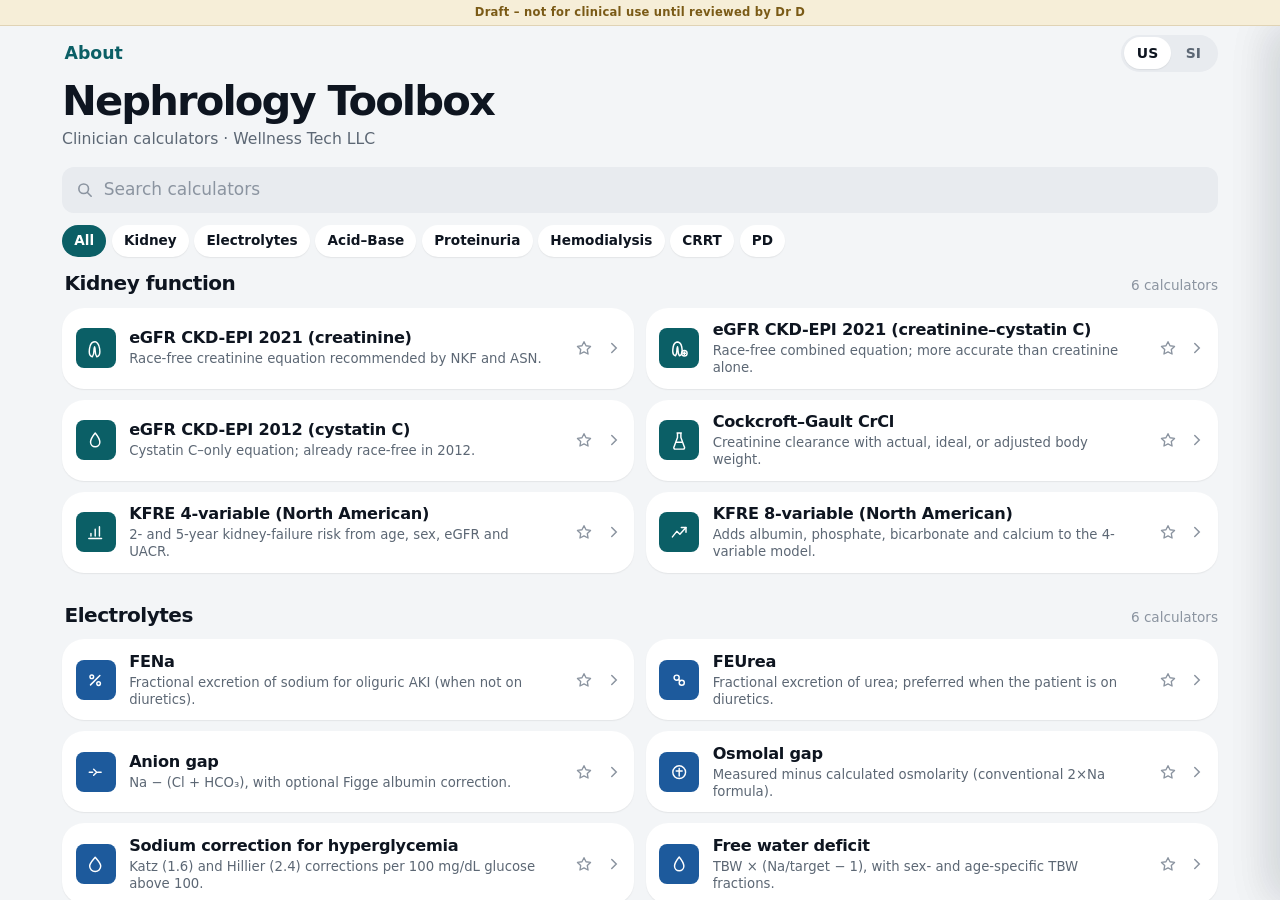
<file: index.html>
<!DOCTYPE html>
<html lang="en">
<head>
  <meta charset="utf-8">
  <meta name="viewport" content="width=device-width, initial-scale=1, viewport-fit=cover">
  <meta name="theme-color" content="#F3F5F7" media="(prefers-color-scheme: light)">
  <meta name="theme-color" content="#0B0F14" media="(prefers-color-scheme: dark)">
  <meta name="apple-mobile-web-app-capable" content="yes">
  <meta name="apple-mobile-web-app-status-bar-style" content="default">
  <meta name="apple-mobile-web-app-title" content="Neph Toolbox">
  <meta name="description" content="Draft nephrology calculator collection. Offline, no login, no data collection. Not for clinical use until reviewed by Dr D.">
  <meta name="robots" content="noindex, nofollow">
  <title>Nephrology Toolbox (Draft)</title>
  <link rel="manifest" href="./manifest.json">
  <link rel="icon" type="image/png" href="./icons/favicon.png">
  <link rel="apple-touch-icon" href="./icons/icon-192.png">
  <link rel="stylesheet" href="./css/styles.css">
</head>
<body>
  <a class="skip" href="#home-body">Skip to content</a>

  <div class="draft-banner" id="draft-banner" role="status">
    Draft – not for clinical use until reviewed by Dr D
  </div>

  <div id="app">
    <section id="home" class="screen screen-home" aria-label="Calculator list">
      <header class="home-hero">
        <div class="home-toolbar">
          <a class="text-btn" href="#/about" id="about-link">About</a>
          <div class="unit-toggle" role="group" aria-label="Unit system">
            <button type="button" data-units="us" aria-pressed="true">US</button>
            <button type="button" data-units="si" aria-pressed="false">SI</button>
          </div>
        </div>
        <h1 class="large-title" id="app-name">Nephrology Toolbox</h1>
        <p class="hero-sub" id="app-sub">Clinician calculators · Wellness Tech LLC</p>
        <div class="search-wrap" id="search-wrap">
          <svg class="search-icon" viewBox="0 0 20 20" aria-hidden="true" fill="none" stroke="currentColor" stroke-width="1.8" stroke-linecap="round">
            <circle cx="8.6" cy="8.6" r="5.4"/><path d="M12.8 12.8 17 17"/>
          </svg>
          <input id="search" type="search" placeholder="Search calculators" aria-label="Search calculators" autocomplete="off" enterkeyhint="search">
        </div>
      </header>
      <nav class="section-nav" id="section-nav" aria-label="Calculator sections"></nav>
      <div id="home-body"></div>
    </section>

    <section id="calc" class="screen screen-calc" aria-label="Calculator" hidden>
      <header class="calc-nav">
        <button type="button" class="nav-back" id="back-btn" aria-label="All calculators">
          <svg viewBox="0 0 24 24" width="22" height="22" fill="none" stroke="currentColor" stroke-width="2.2" stroke-linecap="round" stroke-linejoin="round" aria-hidden="true"><path d="M15 5 8 12l7 7"/></svg>
          <span>Toolbox</span>
        </button>
        <h1 class="calc-nav-title" id="calc-nav-title"></h1>
        <div class="calc-nav-actions">
          <div class="unit-toggle unit-toggle-compact" role="group" aria-label="Unit system">
            <button type="button" data-units="us" aria-pressed="true">US</button>
            <button type="button" data-units="si" aria-pressed="false">SI</button>
          </div>
          <button type="button" class="icon-btn" id="fav-btn" aria-label="Favorite" aria-pressed="false">
            <svg class="star-outline" viewBox="0 0 24 24" width="22" height="22" fill="none" stroke="currentColor" stroke-width="1.8" stroke-linejoin="round" aria-hidden="true"><path d="M12 3.6 14.7 9l6 .9-4.3 4.2 1 5.9L12 17.2 6.6 20l1-5.9L3.3 9.9l6-.9L12 3.6z"/></svg>
            <svg class="star-fill" viewBox="0 0 24 24" width="22" height="22" fill="currentColor" aria-hidden="true"><path d="M12 3.6 14.7 9l6 .9-4.3 4.2 1 5.9L12 17.2 6.6 20l1-5.9L3.3 9.9l6-.9L12 3.6z"/></svg>
          </button>
        </div>
      </header>
      <div class="calc-scroll" id="calc-scroll">
        <div class="calc-intro">
          <p class="calc-section-label" id="calc-section-label"></p>
          <h2 class="calc-title" id="calc-title"></h2>
          <p class="calc-lede" id="calc-lede"></p>
        </div>
        <div class="calc-layout">
          <div class="input-card" id="fields"></div>
          <div class="results-col">
            <div class="result-card" id="results" aria-live="polite"></div>
            <button type="button" class="about-formula-btn" id="about-formula-btn">
              About this formula
              <svg viewBox="0 0 24 24" width="16" height="16" fill="none" stroke="currentColor" stroke-width="2" stroke-linecap="round" aria-hidden="true"><path d="M9 6l6 6-6 6"/></svg>
            </button>
          </div>
        </div>
      </div>
    </section>

    <section id="about" class="screen screen-about" hidden>
      <header class="calc-nav">
        <button type="button" class="nav-back" id="about-back" aria-label="Back to toolbox">
          <svg viewBox="0 0 24 24" width="22" height="22" fill="none" stroke="currentColor" stroke-width="2.2" stroke-linecap="round" stroke-linejoin="round" aria-hidden="true"><path d="M15 5 8 12l7 7"/></svg>
          <span>Toolbox</span>
        </button>
        <h1 class="calc-nav-title">About</h1>
        <div class="calc-nav-actions"></div>
      </header>
      <div class="about-body">
        <h2>About this draft</h2>
        <p>Nephrology Toolbox is a clinician-facing collection of formulas used in nephrology. It is a <strong>draft</strong> for review by Dr Amar Damodar (Dr D). It is <strong>not for clinical use</strong> until he has signed off on every formula.</p>
        <h3>How it is built</h3>
        <ul>
          <li>A static app that works offline (installable PWA). After the first load, it does not need a network.</li>
          <li>No login, no ads, no analytics, and no data collection. Patient inputs stay in memory on this device and are never stored.</li>
          <li>Favorites and Recents remember only calculator names, on this device. Your US/SI preference is also kept locally. Nothing leaves the device.</li>
          <li>Every formula is taken from its original or guideline source. The equation, citation, and limitations are in “About this formula,” and again in <code>CONTENT_REVIEW.md</code> for sign-off.</li>
        </ul>
        <h3>Privacy</h3>
        <p>This app makes no network calls for calculations and does not send, save, or share patient data. Citation links (DOI, PubMed) open only if you choose to follow them.</p>
        <h3>Support</h3>
        <p>Wellness Tech LLC. Privacy and support: <a id="support-email" href="mailto:amardamodar@gmail.com">amardamodar@gmail.com</a>. Version <span id="version">0.2.0-draft</span>.</p>
      </div>
    </section>
  </div>

  <div id="sheet" class="sheet" hidden>
    <div class="sheet-backdrop" id="sheet-backdrop"></div>
    <div class="sheet-panel" role="dialog" aria-modal="true" aria-labelledby="sheet-title" id="sheet-panel">
      <div class="sheet-handle" aria-hidden="true"></div>
      <header class="sheet-head">
        <h2 id="sheet-title">About this formula</h2>
        <button type="button" class="icon-btn sheet-close" id="sheet-close" aria-label="Close">
          <svg viewBox="0 0 24 24" width="20" height="20" fill="none" stroke="currentColor" stroke-width="2" stroke-linecap="round" aria-hidden="true"><path d="M6 6l12 12M18 6 6 18"/></svg>
        </button>
      </header>
      <div class="sheet-body" id="sheet-body"></div>
    </div>
  </div>

  <script src="./js/config.js"></script>
  <script src="./js/formulas.js"></script>
  <script src="./js/calculators.js"></script>
  <script src="./js/app.js"></script>
</body>
</html>
</file>
<file: css/styles.css>
/* Nephrology Toolbox — iOS-native visual language */
:root {
  --bg: #f3f5f7;
  --bg-elev: #ffffff;
  --bg-grouped: #e8ebef;
  --ink: #0e1520;
  --ink-muted: #5c6774;
  --ink-faint: #8b94a0;
  --line: rgba(15, 22, 32, 0.08);
  --line-strong: rgba(15, 22, 32, 0.14);
  --teal: #0b5f66;
  --teal-deep: #073f45;
  --teal-soft: #e6f3f4;
  --teal-mid: #157a82;
  --teal-fill: #0b5f66;
  --navy: #152033;
  --amber-ink: #7a5a16;
  --amber-bg: #f6eed8;
  --danger: #b42318;
  --danger-bg: #fdecea;
  --warn: #8a5800;
  --warn-bg: #faf0d6;
  --ok: #17663d;
  --ok-bg: #e5f6ec;
  --caution: #8a4b00;
  --caution-bg: #f8ecd8;
  --info: #1d4f8a;
  --info-bg: #e8eef8;
  --shadow-sm: 0 1px 2px rgba(15, 22, 32, 0.04), 0 1px 1px rgba(15, 22, 32, 0.03);
  --shadow: 0 1px 2px rgba(15, 22, 32, 0.04), 0 10px 28px rgba(15, 22, 32, 0.07);
  --shadow-sheet: 0 -8px 40px rgba(15, 22, 32, 0.16);
  --radius: 16px;
  --radius-lg: 22px;
  --radius-sm: 12px;
  --sans: -apple-system, BlinkMacSystemFont, "SF Pro Text", "SF Pro Display", "Segoe UI", system-ui, "Helvetica Neue", Helvetica, Arial, sans-serif;
  --mono: ui-monospace, "SF Mono", Menlo, Consolas, monospace;
  --focus: 0 0 0 3px rgba(11, 95, 102, 0.32);
  --ease: cubic-bezier(0.22, 1, 0.36, 1);
  --banner-pad: 0px;
  --safe-t: env(safe-area-inset-top, 0px);
  --safe-b: env(safe-area-inset-bottom, 0px);
  --safe-l: env(safe-area-inset-left, 0px);
  --safe-r: env(safe-area-inset-right, 0px);
  color-scheme: light dark;
}

@media (prefers-color-scheme: dark) {
  :root {
    --bg: #0b0f14;
    --bg-elev: #161c24;
    --bg-grouped: #1c232c;
    --ink: #f2efe8;
    --ink-muted: #9aa4b0;
    --ink-faint: #6e7884;
    --line: rgba(242, 239, 232, 0.09);
    --line-strong: rgba(242, 239, 232, 0.16);
    --teal: #5ec8d0;
    --teal-deep: #c5ecef;
    --teal-soft: #12363a;
    --teal-mid: #4eb3bb;
    --teal-fill: #157a82;
    --navy: #dce4f0;
    --amber-ink: #e8c878;
    --amber-bg: #2a2414;
    --danger: #f0a8a0;
    --danger-bg: #3a1c1c;
    --warn: #e8c878;
    --warn-bg: #2a2414;
    --ok: #8fd0ab;
    --ok-bg: #163024;
    --caution: #e0b86a;
    --caution-bg: #2c2414;
    --info: #a8c4ec;
    --info-bg: #1a2434;
    --shadow-sm: 0 1px 2px rgba(0, 0, 0, 0.35);
    --shadow: 0 1px 2px rgba(0, 0, 0, 0.28), 0 12px 32px rgba(0, 0, 0, 0.4);
    --shadow-sheet: 0 -8px 40px rgba(0, 0, 0, 0.5);
    --focus: 0 0 0 3px rgba(94, 200, 208, 0.4);
  }
}

*, *::before, *::after { box-sizing: border-box; }
html {
  font-size: 17px;
  -webkit-text-size-adjust: 100%;
  height: 100%;
}
html, body { margin: 0; padding: 0; }
body {
  font-family: var(--sans);
  background: var(--bg);
  color: var(--ink);
  line-height: 1.47;
  min-height: 100%;
  min-height: 100dvh;
  display: flex;
  flex-direction: column;
  overflow: hidden;
  -webkit-font-smoothing: antialiased;
  -moz-osx-font-smoothing: grayscale;
}
img { max-width: 100%; display: block; }
button, input, select, textarea { font: inherit; color: inherit; }
button { cursor: pointer; background: none; border: 0; padding: 0; }
input[type="search"] { -webkit-appearance: none; appearance: none; }
input::-webkit-search-decoration,
input::-webkit-search-cancel-button { appearance: none; -webkit-appearance: none; }

.skip {
  position: absolute; left: -999px; top: 0; z-index: 200;
  background: var(--teal-fill); color: #fff; padding: 0.5rem 1rem; border-radius: 0 0 8px 0;
}
.skip:focus { left: 0.5rem; top: 0.5rem; outline: none; box-shadow: var(--focus); }

/* Slim, elegant draft banner — always visible */
.draft-banner {
  flex: 0 0 auto;
  z-index: 80;
  background: var(--amber-bg);
  color: var(--amber-ink);
  text-align: center;
  font-weight: 560;
  font-size: 0.68rem;
  letter-spacing: 0.02em;
  line-height: 1.3;
  padding: calc(0.28rem + var(--safe-t)) var(--safe-r) 0.28rem var(--safe-l);
  border-bottom: 0.5px solid color-mix(in srgb, var(--amber-ink) 18%, transparent);
}

#app {
  flex: 1 1 auto;
  position: relative;
  min-height: 0;
  overflow: hidden;
}

/* Screens */
.screen {
  position: absolute;
  inset: 0;
  overflow: hidden;
  display: flex;
  flex-direction: column;
  background: var(--bg);
  padding-left: var(--safe-l);
  padding-right: var(--safe-r);
}
.screen-home { z-index: 1; overflow: hidden; }
.screen-home.is-dimmed { pointer-events: none; }
.screen-calc, .screen-about {
  z-index: 10;
  transform: translate3d(100%, 0, 0);
  transition: transform 0.42s var(--ease);
  box-shadow: -12px 0 40px rgba(15, 22, 32, 0.08);
}
.screen-calc.is-open, .screen-about.is-open { transform: translate3d(0, 0, 0); }
.screen-home {
  transition: transform 0.42s var(--ease), filter 0.42s var(--ease);
}
body.is-pushed .screen-home {
  transform: translate3d(-12%, 0, 0) scale(0.97);
  filter: saturate(0.9) brightness(0.92);
  border-radius: 18px;
  overflow: hidden;
}

@media (prefers-reduced-motion: reduce) {
  .screen-calc, .screen-about, .screen-home, .sheet-panel, .sheet-backdrop,
  .result-main .value, .calc-card, .icon-tile, .chip {
    transition: none !important;
    animation: none !important;
  }
  body.is-pushed .screen-home { transform: none; filter: none; }
  .screen-calc, .screen-about { transform: none; }
  .screen-calc[hidden], .screen-about[hidden] { display: none !important; }
}

/* Home */
.home-hero {
  flex: 0 0 auto;
  padding: 0.35rem 1.25rem 0.7rem;
}
.home-toolbar {
  display: flex;
  align-items: center;
  justify-content: space-between;
  min-height: 2.5rem;
  margin-bottom: 0.15rem;
}
.text-btn {
  color: var(--teal);
  font-weight: 590;
  font-size: 1.02rem;
  text-decoration: none;
  padding: 0.35rem 0.15rem;
  min-height: 44px;
  display: inline-flex;
  align-items: center;
}
.text-btn:hover { opacity: 0.75; }
.text-btn:focus-visible { outline: none; box-shadow: var(--focus); border-radius: 8px; }

.large-title {
  margin: 0;
  font-size: 2.05rem;
  font-weight: 750;
  letter-spacing: -0.045em;
  line-height: 1.08;
  color: var(--ink);
}
.hero-sub {
  margin: 0.28rem 0 0.95rem;
  color: var(--ink-muted);
  font-size: 0.92rem;
  font-weight: 430;
}

.search-wrap {
  position: relative;
  position: sticky;
}
.search-wrap input {
  width: 100%;
  border: 0;
  background: var(--bg-grouped);
  border-radius: 12px;
  padding: 0.62rem 0.95rem 0.62rem 2.45rem;
  font-size: 1rem; /* iOS zoom prevention */
  color: var(--ink);
}
.search-wrap input::placeholder { color: var(--ink-faint); }
.search-wrap input:focus { outline: none; box-shadow: var(--focus); background: var(--bg-elev); }
.search-icon {
  position: absolute; left: 0.85rem; top: 50%; transform: translateY(-50%);
  width: 1.05rem; height: 1.05rem; color: var(--ink-faint); pointer-events: none;
}

.unit-toggle {
  display: inline-flex;
  background: var(--bg-grouped);
  border-radius: 999px;
  padding: 0.15rem;
  gap: 0;
}
.unit-toggle button {
  border: 0;
  background: transparent;
  border-radius: 999px;
  padding: 0.28rem 0.78rem;
  font-weight: 640;
  font-size: 0.82rem;
  color: var(--ink-muted);
  min-height: 32px;
  min-width: 44px;
  transition: background 0.18s var(--ease), color 0.18s var(--ease);
}
.unit-toggle button[aria-pressed="true"] {
  background: var(--bg-elev);
  color: var(--ink);
  box-shadow: var(--shadow-sm);
}
.unit-toggle button:focus-visible { outline: none; box-shadow: var(--focus); }

.section-nav {
  flex: 0 0 auto;
  display: flex;
  flex-wrap: wrap;
  gap: 0.32rem;
  padding: 0 1.25rem 0.7rem;
}
.section-nav::-webkit-scrollbar { display: none; }
.section-nav button {
  flex: 0 0 auto;
  border: 0;
  background: var(--bg-elev);
  color: var(--ink);
  border-radius: 999px;
  padding: 0.3rem 0.72rem;
  font-size: 0.8rem;
  font-weight: 600;
  white-space: nowrap;
  box-shadow: var(--shadow-sm);
  min-height: 32px;
  transition: background 0.18s var(--ease), color 0.18s var(--ease);
}
.section-nav button[aria-pressed="true"] {
  background: var(--teal-fill);
  color: #fff;
  box-shadow: none;
}
.section-nav button:focus-visible { outline: none; box-shadow: var(--focus); }

#home-body {
  flex: 1 1 auto;
  overflow-y: auto;
  -webkit-overflow-scrolling: touch;
  padding: 0 1.25rem calc(2rem + var(--safe-b));
  overscroll-behavior: contain;
}

.section-block { margin: 0 0 1.65rem; }
.section-head {
  display: flex;
  align-items: baseline;
  justify-content: space-between;
  margin: 0 0 0.55rem 0.15rem;
}
.section-head h2 {
  margin: 0;
  font-size: 1.18rem;
  font-weight: 700;
  letter-spacing: -0.025em;
  color: var(--ink);
}
.section-head .count {
  font-size: 0.8rem;
  font-weight: 500;
  color: var(--ink-faint);
}

/* iOS grouped list of calculators */
.card-list {
  background: var(--bg-elev);
  border-radius: var(--radius-lg);
  box-shadow: var(--shadow-sm);
  overflow: hidden;
}
.calc-card {
  display: flex;
  align-items: center;
  gap: 0.8rem;
  padding: 0.72rem 0.7rem 0.72rem 0.8rem;
  text-decoration: none;
  color: inherit;
  min-height: 64px;
  position: relative;
  transition: background 0.15s ease;
}
.calc-card + .calc-card::before {
  content: "";
  position: absolute;
  left: 3.85rem;
  right: 0;
  top: 0;
  height: 0.5px;
  background: var(--line-strong);
}
.calc-card:hover { background: color-mix(in srgb, var(--teal) 5%, var(--bg-elev)); }
.calc-card:active { background: var(--bg-grouped); }
.calc-card:focus-visible { outline: none; box-shadow: inset var(--focus); }

.icon-tile {
  flex: 0 0 2.35rem;
  width: 2.35rem;
  height: 2.35rem;
  border-radius: 8px;
  display: grid;
  place-items: center;
  color: #fff;
  background: var(--teal-fill);
}
.icon-tile svg { width: 1.2rem; height: 1.2rem; }
.icon-tile.s-kidney { background: #0b5f66; }
.icon-tile.s-electrolytes { background: #1d5a9c; }
.icon-tile.s-acidbase { background: #5b4bb0; }
.icon-tile.s-proteinuria { background: #9a5b12; }
.icon-tile.s-hd { background: #0e6e86; }
.icon-tile.s-crrt { background: #3d4e9a; }
.icon-tile.s-pd { background: #1d6b4e; }
@media (prefers-color-scheme: dark) {
  .icon-tile.s-kidney { background: #1a7a82; }
  .icon-tile.s-electrolytes { background: #2d6fb5; }
  .icon-tile.s-acidbase { background: #6d5cc4; }
  .icon-tile.s-proteinuria { background: #b87322; }
  .icon-tile.s-hd { background: #1a88a0; }
  .icon-tile.s-crrt { background: #5466b8; }
  .icon-tile.s-pd { background: #2a8864; }
}

.calc-card .card-copy { flex: 1 1 auto; min-width: 0; }
.calc-card h3 {
  margin: 0;
  font-size: 0.95rem;
  font-weight: 620;
  letter-spacing: -0.015em;
  color: var(--ink);
  line-height: 1.28;
  display: -webkit-box;
  -webkit-line-clamp: 2;
  line-clamp: 2;
  -webkit-box-orient: vertical;
  overflow: hidden;
}
.calc-card p {
  margin: 0.08rem 0 0;
  font-size: 0.78rem;
  color: var(--ink-muted);
  line-height: 1.3;
  display: -webkit-box;
  -webkit-line-clamp: 2;
  line-clamp: 2;
  -webkit-box-orient: vertical;
  overflow: hidden;
}
.card-chevron {
  flex: 0 0 auto;
  color: var(--ink-faint);
  display: flex;
  align-items: center;
  gap: 0.15rem;
}
.star-mini {
  width: 36px; height: 44px;
  display: grid; place-items: center;
  color: var(--ink-faint);
  flex: 0 0 auto;
  border-radius: 8px;
}
.star-mini:focus-visible { outline: none; box-shadow: var(--focus); }
.star-mini[aria-pressed="true"] { color: #d4a017; }
.star-mini svg { width: 18px; height: 18px; }

.empty {
  text-align: center;
  color: var(--ink-muted);
  padding: 3rem 1.5rem;
  font-size: 0.98rem;
}

/* Calculator nav */
.calc-nav {
  flex: 0 0 auto;
  display: grid;
  grid-template-columns: 1fr auto 1fr;
  align-items: center;
  min-height: 3.15rem;
  padding: 0 0.4rem 0 0.15rem;
  background: color-mix(in srgb, var(--bg) 78%, transparent);
  backdrop-filter: saturate(180%) blur(20px);
  -webkit-backdrop-filter: saturate(180%) blur(20px);
  border-bottom: 0.5px solid var(--line);
  z-index: 5;
}
.nav-back {
  justify-self: start;
  display: inline-flex;
  align-items: center;
  gap: 0.05rem;
  color: var(--teal);
  font-weight: 500;
  font-size: 1.02rem;
  min-height: 44px;
  padding: 0 0.4rem;
  border-radius: 10px;
}
.nav-back:focus-visible { outline: none; box-shadow: var(--focus); }
.nav-back:active { opacity: 0.6; }
.calc-nav-title {
  margin: 0;
  font-size: 0.98rem;
  font-weight: 640;
  letter-spacing: -0.02em;
  text-align: center;
  white-space: nowrap;
  overflow: hidden;
  text-overflow: ellipsis;
  max-width: 46vw;
  opacity: 0;
  transition: opacity 0.22s ease;
}
.calc-nav-title.is-shown { opacity: 1; }
.calc-nav-actions { justify-self: end; display: flex; align-items: center; gap: 0.25rem; }
.unit-toggle-compact { padding: 0.08rem; }
.unit-toggle-compact button {
  padding: 0.16rem 0.52rem;
  font-size: 0.74rem;
  min-height: 28px;
  min-width: 34px;
  font-weight: 650;
}
.icon-btn {
  width: 44px; height: 44px;
  display: grid; place-items: center;
  color: var(--teal);
  border-radius: 11px;
}
.icon-btn:focus-visible { outline: none; box-shadow: var(--focus); }
.icon-btn .star-fill { display: none; color: #d4a017; }
.icon-btn[aria-pressed="true"] .star-fill { display: block; }
.icon-btn[aria-pressed="true"] .star-outline { display: none; }

.calc-scroll {
  flex: 1 1 auto;
  overflow-y: auto;
  -webkit-overflow-scrolling: touch;
  padding: 0.65rem 1.15rem calc(1.5rem + var(--safe-b));
  overscroll-behavior: contain;
}
.calc-intro { padding: 0.15rem 0.2rem 1rem; }
.calc-section-label {
  margin: 0 0 0.2rem;
  font-size: 0.75rem;
  font-weight: 650;
  letter-spacing: 0.06em;
  text-transform: uppercase;
  color: var(--teal);
}
.calc-title {
  margin: 0;
  font-size: 1.72rem;
  font-weight: 730;
  letter-spacing: -0.035em;
  line-height: 1.15;
  color: var(--ink);
}
.calc-lede {
  margin: 0.4rem 0 0;
  color: var(--ink-muted);
  font-size: 0.95rem;
}

.calc-layout {
  display: grid;
  grid-template-columns: 1fr;
  gap: 1rem;
  align-items: start;
}
@media (min-width: 900px) {
  body.is-pushed .screen-home { transform: none; filter: none; border-radius: 0; }
  .home-hero, .section-nav { padding-left: max(2rem, calc(50vw - 34rem)); padding-right: max(2rem, calc(50vw - 34rem)); }
  #home-body { padding-left: max(2rem, calc(50vw - 34rem)); padding-right: max(2rem, calc(50vw - 34rem)); }
  .card-list {
    display: grid;
    grid-template-columns: 1fr 1fr;
    gap: 0.65rem;
    background: transparent;
    box-shadow: none;
    overflow: visible;
    border-radius: 0;
  }
  .calc-card {
    background: var(--bg-elev);
    border-radius: var(--radius-lg);
    box-shadow: var(--shadow-sm);
    min-height: 76px;
  }
  .calc-card + .calc-card::before { display: none; }
  .calc-layout { grid-template-columns: 1.15fr 0.85fr; gap: 1.25rem; }
  .results-col { position: sticky; top: 0.75rem; }
  .calc-scroll { padding: 0.8rem max(2rem, calc(50vw - 34rem)) calc(2rem + var(--safe-b)); }
  .calc-nav { padding-left: max(0.4rem, calc(50vw - 34.6rem)); padding-right: max(0.4rem, calc(50vw - 34.6rem)); }
  .large-title { font-size: 2.45rem; }
  .about-body { padding-left: max(1.4rem, calc(50vw - 20rem)); padding-right: max(1.4rem, calc(50vw - 20rem)); }
}

.input-card {
  background: var(--bg-elev);
  border-radius: var(--radius-lg);
  box-shadow: var(--shadow-sm);
  padding: 0.35rem 0;
  overflow: hidden;
}

.field {
  padding: 0.7rem 1rem 0.85rem;
  position: relative;
}
.field + .field::before {
  content: "";
  position: absolute;
  left: 1rem; right: 0; top: 0;
  height: 0.5px;
  background: var(--line-strong);
}
.field label, .field .label {
  display: block;
  font-weight: 570;
  font-size: 0.78rem;
  letter-spacing: -0.01em;
  color: var(--ink-muted);
  margin-bottom: 0.32rem;
}
.field .hint {
  font-weight: 430;
  color: var(--ink-faint);
  font-size: 0.74rem;
}
.field-row {
  display: flex;
  gap: 0.5rem;
  align-items: center;
}
.field input[type="text"],
.field input[type="number"],
.field input[type="search"] {
  width: 100%;
  border: 0;
  background: transparent;
  padding: 0.2rem 0;
  font-size: 1.38rem;
  font-weight: 520;
  letter-spacing: -0.025em;
  font-variant-numeric: tabular-nums;
  min-height: 40px;
  border-radius: 6px;
}
.field input:focus { outline: none; }
.field:focus-within { background: color-mix(in srgb, var(--teal) 4%, var(--bg-elev)); }

.unit-pill {
  flex: 0 0 auto;
  border: 0;
  background: var(--teal-soft);
  color: var(--teal-deep);
  font-weight: 650;
  font-size: 0.72rem;
  letter-spacing: -0.01em;
  border-radius: 999px;
  padding: 0.38rem 0.65rem;
  min-height: 32px;
  max-width: 8.5rem;
  white-space: nowrap;
  overflow: hidden;
  text-overflow: ellipsis;
  transition: background 0.15s ease, transform 0.15s var(--ease);
}
.unit-pill:active { transform: scale(0.96); }
.unit-pill:focus-visible { outline: none; box-shadow: var(--focus); }
.unit-pill.is-static {
  background: transparent;
  color: var(--ink-faint);
  padding-right: 0.15rem;
  cursor: default;
}
.unit-pill:not(.is-static)::after {
  content: "";
  display: inline-block;
  width: 0; height: 0;
  margin-left: 0.32rem;
  vertical-align: middle;
  border-left: 3.5px solid transparent;
  border-right: 3.5px solid transparent;
  border-top: 4px solid currentColor;
  opacity: 0.7;
}

.seg {
  display: flex;
  flex-wrap: wrap;
  gap: 0.35rem;
}
.seg button {
  border: 0;
  background: var(--bg-grouped);
  color: var(--ink);
  border-radius: 999px;
  padding: 0.48rem 0.85rem;
  font-weight: 590;
  font-size: 0.9rem;
  min-height: 40px;
  transition: background 0.16s ease, color 0.16s ease;
}
.seg button[aria-pressed="true"] {
  background: var(--teal-fill);
  color: #fff;
}
.seg button:focus-visible { outline: none; box-shadow: var(--focus); }

/* Results */
.result-card {
  background: var(--bg-elev);
  border-radius: var(--radius-lg);
  box-shadow: var(--shadow);
  padding: 1.05rem 1.1rem 1.15rem;
  min-height: 6.5rem;
}
.result-main {
  background: linear-gradient(180deg, var(--teal-soft), color-mix(in srgb, var(--teal-soft) 55%, var(--bg-elev)));
  border-radius: 14px;
  padding: 0.95rem 1rem 1.05rem;
  margin-bottom: 0.35rem;
}
.result-main.tone-ok { background: linear-gradient(180deg, var(--ok-bg), color-mix(in srgb, var(--ok-bg) 45%, var(--bg-elev))); }
.result-main.tone-caution { background: linear-gradient(180deg, var(--caution-bg), color-mix(in srgb, var(--caution-bg) 45%, var(--bg-elev))); }
.result-main.tone-warn { background: linear-gradient(180deg, var(--warn-bg), color-mix(in srgb, var(--warn-bg) 45%, var(--bg-elev))); }
.result-main.tone-danger { background: linear-gradient(180deg, var(--danger-bg), color-mix(in srgb, var(--danger-bg) 45%, var(--bg-elev))); }

.result-main .name {
  font-size: 0.8rem;
  font-weight: 650;
  letter-spacing: 0.01em;
  color: var(--teal);
  margin: 0 0 0.15rem;
}
.result-main .value {
  font-size: 2.15rem;
  font-weight: 720;
  letter-spacing: -0.04em;
  font-variant-numeric: tabular-nums;
  color: var(--teal-deep);
  line-height: 1.12;
  display: inline-block;
}
.result-main .value.is-updating {
  animation: resultPop 0.42s var(--ease);
}
@keyframes resultPop {
  0% { opacity: 0.45; transform: translateY(4px) scale(0.985); }
  100% { opacity: 1; transform: none; }
}
.result-main .unit {
  font-size: 0.95rem;
  font-weight: 580;
  margin-left: 0.3rem;
  color: var(--ink-muted);
  letter-spacing: -0.01em;
}
.result-row {
  display: flex;
  justify-content: space-between;
  align-items: baseline;
  gap: 0.75rem;
  padding: 0.55rem 0.15rem;
  border-bottom: 0.5px solid var(--line);
  font-variant-numeric: tabular-nums;
}
.result-row:last-of-type { border-bottom: 0; }
.result-row .name { color: var(--ink-muted); font-size: 0.88rem; }
.result-row .value { font-weight: 640; font-size: 0.98rem; text-align: right; }

.chip-row { margin-top: 0.7rem; display: flex; flex-wrap: wrap; gap: 0.35rem; }
.chip {
  display: inline-block;
  border-radius: 999px;
  padding: 0.32rem 0.7rem;
  font-size: 0.78rem;
  font-weight: 650;
  line-height: 1.3;
  max-width: 100%;
}
.chip-ok { background: var(--ok-bg); color: var(--ok); }
.chip-caution { background: var(--caution-bg); color: var(--caution); }
.chip-warn { background: var(--warn-bg); color: var(--warn); }
.chip-danger { background: var(--danger-bg); color: var(--danger); }
.chip-info { background: var(--info-bg); color: var(--info); }
.interp {
  font-size: 0.86rem;
  margin: 0.55rem 0 0;
  color: var(--ink-muted);
  line-height: 1.45;
}
.placeholder {
  color: var(--ink-muted);
  font-size: 0.95rem;
  padding: 0.85rem 0.25rem;
  margin: 0;
  text-align: left;
}

.about-formula-btn {
  width: 100%;
  margin-top: 0.85rem;
  display: flex;
  align-items: center;
  justify-content: space-between;
  background: var(--bg-elev);
  border-radius: var(--radius);
  padding: 0.95rem 1.05rem;
  font-weight: 600;
  font-size: 0.98rem;
  color: var(--teal);
  box-shadow: var(--shadow-sm);
  min-height: 52px;
}
.about-formula-btn:focus-visible { outline: none; box-shadow: var(--focus); }
.about-formula-btn:active { opacity: 0.75; }
.about-formula-btn svg { color: var(--ink-faint); }

/* About page */
.about-body {
  flex: 1;
  overflow-y: auto;
  -webkit-overflow-scrolling: touch;
  padding: 1.1rem 1.4rem calc(2.2rem + var(--safe-b));
  max-width: 40rem;
}
.about-body h2 {
  font-size: 1.7rem;
  letter-spacing: -0.03em;
  margin: 0 0 0.6rem;
}
.about-body h3 {
  font-size: 1.05rem;
  margin: 1.6rem 0 0.4rem;
  letter-spacing: -0.02em;
  color: var(--teal-deep);
}
.about-body p, .about-body li { color: var(--ink-muted); }
.about-body a { color: var(--teal-mid); }
.about-body ul { padding-left: 1.15rem; }
.about-body li { margin: 0.35rem 0; }

/* Sheet */
.sheet {
  position: fixed;
  inset: 0;
  z-index: 60;
  display: flex;
  flex-direction: column;
  justify-content: flex-end;
}
.sheet[hidden] { display: none; }
.sheet-backdrop {
  position: absolute;
  inset: 0;
  background: rgba(8, 12, 18, 0.4);
  opacity: 0;
  transition: opacity 0.32s var(--ease);
}
.sheet.is-open .sheet-backdrop { opacity: 1; }
.sheet-panel {
  position: relative;
  background: var(--bg-elev);
  border-radius: 20px 20px 0 0;
  box-shadow: var(--shadow-sheet);
  max-height: min(88dvh, 820px);
  display: flex;
  flex-direction: column;
  padding-bottom: var(--safe-b);
  transform: translate3d(0, 110%, 0);
  transition: transform 0.42s var(--ease);
  width: 100%;
  max-width: 640px;
  margin: 0 auto;
}
.sheet.is-open .sheet-panel { transform: translate3d(0, 0, 0); }
.sheet-handle {
  width: 36px; height: 5px;
  border-radius: 99px;
  background: var(--line-strong);
  margin: 0.55rem auto 0.15rem;
}
.sheet-head {
  display: flex;
  align-items: center;
  justify-content: space-between;
  padding: 0.35rem 0.5rem 0.55rem 1.2rem;
  border-bottom: 0.5px solid var(--line);
}
.sheet-head h2 {
  margin: 0;
  font-size: 1.08rem;
  font-weight: 700;
  letter-spacing: -0.02em;
}
.sheet-body {
  overflow-y: auto;
  -webkit-overflow-scrolling: touch;
  padding: 1rem 1.25rem 1.6rem;
  font-size: 0.95rem;
}
.sheet-body h3 {
  font-size: 0.72rem;
  letter-spacing: 0.07em;
  text-transform: uppercase;
  color: var(--teal);
  margin: 1.15rem 0 0.4rem;
  font-weight: 720;
}
.sheet-body h3:first-child { margin-top: 0; }
.sheet-body .eq {
  font-family: var(--mono);
  font-size: 0.76rem;
  background: var(--teal-soft);
  color: var(--teal-deep);
  border-radius: 12px;
  padding: 0.85rem 0.9rem;
  overflow-x: auto;
  white-space: pre-wrap;
  line-height: 1.58;
}
.sheet-body a { color: var(--teal-mid); }
.sheet-body ul { margin: 0.2rem 0 0.4rem; padding-left: 1.15rem; }
.sheet-body li { margin: 0.35rem 0; color: var(--ink-muted); }
.cite { margin: 0.15rem 0; color: var(--ink); line-height: 1.5; }

@media (min-width: 720px) {
  .sheet { justify-content: center; padding: 2rem; }
  .sheet-panel {
    border-radius: 20px;
    max-height: min(80dvh, 760px);
    transform: translate3d(0, 24px, 0) scale(0.98);
    opacity: 0;
  }
  .sheet.is-open .sheet-panel {
    transform: none;
    opacity: 1;
  }
  .sheet-handle { display: none; }
}

@media (prefers-reduced-motion: reduce) {
  .sheet-panel { opacity: 1; }
}

@media (max-width: 480px) {
  .large-title { font-size: 1.85rem; }
  .calc-title { font-size: 1.5rem; }
  .result-main .value { font-size: 1.85rem; }
  .nav-back span { /* keep — it's the iOS back label */ }
}
</file>
